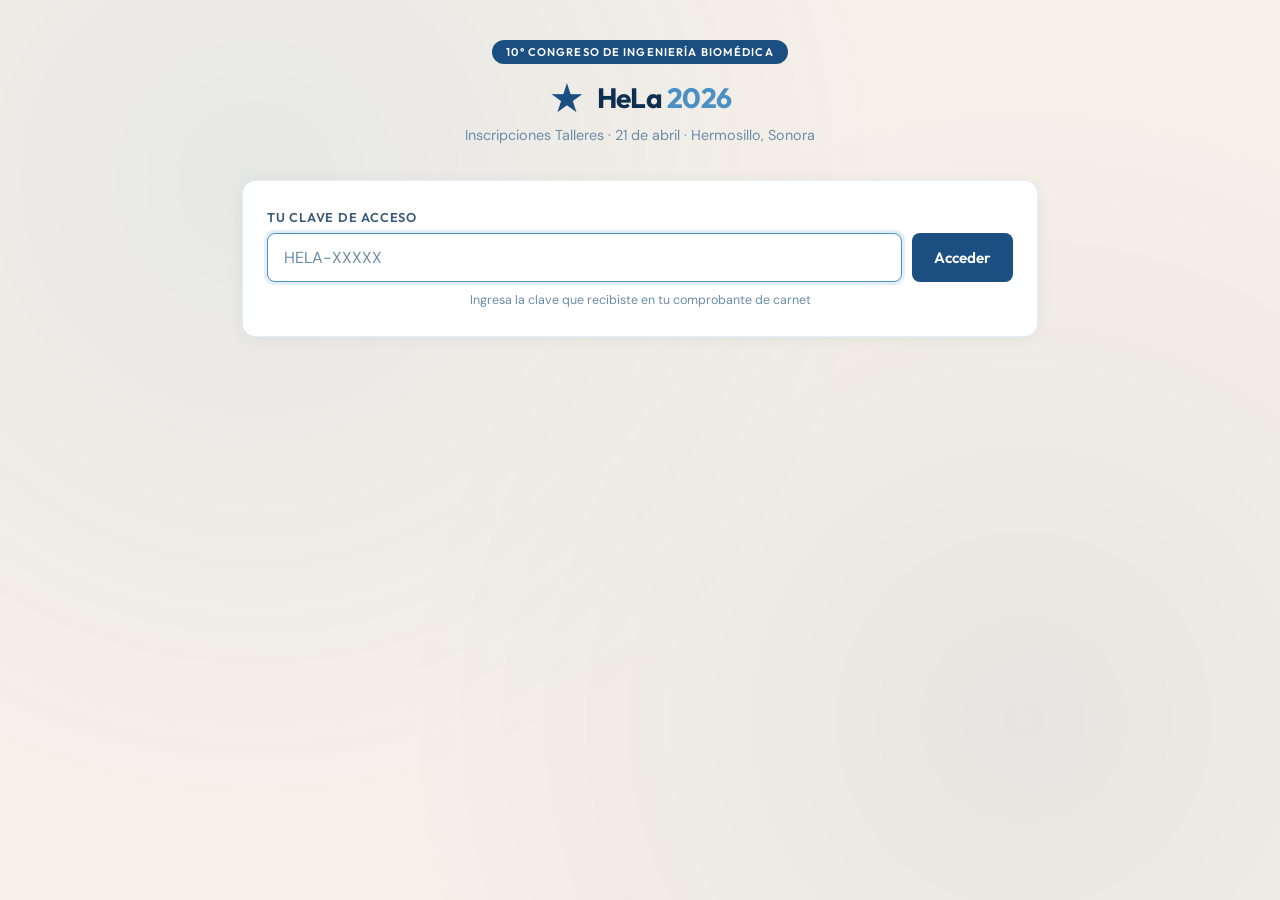
<file: index.html>
<!DOCTYPE html>
<html lang="es">
<head>
<meta charset="UTF-8">
<meta name="viewport" content="width=device-width, initial-scale=1.0">
<title>Talleres — Congreso HeLa 2026</title>
<link rel="preconnect" href="https://fonts.googleapis.com">
<link href="https://fonts.googleapis.com/css2?family=Outfit:wght@400;500;600;700&family=DM+Sans:wght@400;500&display=swap" rel="stylesheet">
<style>
*,*::before,*::after{box-sizing:border-box;margin:0;padding:0}
:root{
  --cream:#F5F0E8;--cream-dark:#EDE7D9;--blue-light:#C8DCF0;
  --blue-mid:#4A90C4;--blue-strong:#1B4F82;--blue-deep:#0F2F50;
  --green-soft:#C8E6C9;--green-mid:#4CAF50;
  --text-dark:#0F2F50;--text-mid:#3A5A78;--text-muted:#6B8DAA;
  --error:#C0392B;--error-bg:#FDEDEC;--radius:14px;--radius-sm:8px;
}
body{font-family:'DM Sans',sans-serif;background:var(--cream);color:var(--text-dark);min-height:100vh;}
body::before{content:'';position:fixed;inset:0;background-image:radial-gradient(circle at 20% 20%,rgba(74,144,196,.08) 0%,transparent 50%),radial-gradient(circle at 80% 80%,rgba(27,79,130,.06) 0%,transparent 50%);pointer-events:none;z-index:0;}
.container{max-width:660px;margin:0 auto;padding:28px 16px 48px;position:relative;z-index:1;}
@media(min-width:768px){.container{max-width:860px;padding:40px 32px 64px}}
.header{text-align:center;margin-bottom:36px;animation:slideDown .5s ease both}
.header-badge{display:inline-block;background:var(--blue-strong);color:white;font-family:'Outfit',sans-serif;font-size:.7rem;font-weight:600;letter-spacing:.1em;text-transform:uppercase;padding:5px 14px;border-radius:99px;margin-bottom:14px;}
.header-logo{display:flex;align-items:center;justify-content:center;margin-bottom:8px;}
.header h1{font-family:'Outfit',sans-serif;font-size:1.75rem;font-weight:700;color:var(--blue-deep);letter-spacing:-.02em;line-height:1.2;}
.header h1 span{color:var(--blue-mid)}
.header p{color:var(--text-muted);font-size:.9rem;margin-top:6px}
.card{background:white;border-radius:var(--radius);border:1px solid rgba(74,144,196,.15);padding:28px 24px;box-shadow:0 2px 16px rgba(15,47,80,.06);animation:fadeUp .4s ease both;}
.screen{display:none}.screen.active{display:block}
@keyframes fadeUp{from{opacity:0;transform:translateY(16px)}to{opacity:1;transform:translateY(0)}}
@keyframes slideDown{from{opacity:0;transform:translateY(-12px)}to{opacity:1;transform:translateY(0)}}
@keyframes spin{to{transform:rotate(360deg)}}
@keyframes popIn{from{opacity:0;transform:scale(.4)}to{opacity:1;transform:scale(1)}}
.field-label{font-family:'Outfit',sans-serif;font-size:.8rem;font-weight:600;letter-spacing:.06em;text-transform:uppercase;color:var(--text-mid);display:block;margin-bottom:8px;}
.input-wrap{display:flex;gap:10px;margin-bottom:4px}
.clave-input{flex:1;padding:13px 16px;border:1.5px solid var(--blue-light);border-radius:var(--radius-sm);font-family:'DM Sans',sans-serif;font-size:1rem;color:var(--text-dark);background:var(--cream);outline:none;transition:border-color .2s,box-shadow .2s;letter-spacing:.05em;}
.clave-input:focus{border-color:var(--blue-mid);box-shadow:0 0 0 3px rgba(74,144,196,.15);background:white;}
.clave-input::placeholder{color:var(--text-muted);letter-spacing:normal}
.btn{padding:13px 22px;border:none;border-radius:var(--radius-sm);font-family:'Outfit',sans-serif;font-size:.95rem;font-weight:600;cursor:pointer;transition:all .2s;display:inline-flex;align-items:center;justify-content:center;gap:8px;white-space:nowrap;}
.btn-primary{background:var(--blue-strong);color:white}
.btn-primary:hover{background:var(--blue-deep);transform:translateY(-1px);box-shadow:0 4px 12px rgba(27,79,130,.25)}
.btn-outline{background:transparent;border:1.5px solid var(--blue-light);color:var(--text-mid)}
.btn-outline:hover{background:var(--cream);border-color:var(--blue-mid)}
.btn-success{background:var(--green-mid);color:white}
.btn-success:hover{background:#43A047;transform:translateY(-1px);box-shadow:0 4px 12px rgba(76,175,80,.3)}
.btn-disabled{background:var(--cream-dark);color:var(--text-muted);cursor:not-allowed;border:1.5px dashed #ccc}
.spinner{width:18px;height:18px;border:2.5px solid rgba(255,255,255,.35);border-top-color:white;border-radius:50%;animation:spin .6s linear infinite;display:inline-block;flex-shrink:0;}
.spinner-blue{border-color:rgba(74,144,196,.2);border-top-color:var(--blue-mid)}
.loading-center{display:flex;flex-direction:column;align-items:center;gap:12px;padding:32px 0;}
.loading-center p{color:var(--text-muted);font-size:.9rem}
.alert{border-radius:var(--radius-sm);padding:14px 16px;margin-top:14px;font-size:.9rem;display:none}
.alert-error{background:var(--error-bg);border:1px solid #F5B7B1;color:var(--error)}
.alert-error p{font-weight:500;margin-bottom:10px}
.alert-success{background:#EBF5FB;border:1px solid var(--blue-light);color:var(--blue-strong);text-align:center}
.alert-success .check-icon{font-size:1.6rem;margin-bottom:6px}
.alert-success strong{display:block;margin-top:4px}
.greeting{font-family:'Outfit',sans-serif;font-size:1.25rem;font-weight:700;color:var(--blue-deep);margin-bottom:6px;}
.greeting-sub{font-size:.88rem;color:var(--text-muted);margin-bottom:22px}
.grid{display:grid;grid-template-columns:1fr 1fr;gap:12px}
@media(min-width:600px){.grid{grid-template-columns:repeat(3,1fr);gap:14px}}
.taller-card{background:var(--cream);border:1.5px solid var(--blue-light);border-radius:var(--radius);padding:16px;display:flex;flex-direction:column;gap:10px;transition:box-shadow .2s,transform .2s,border-color .2s;}
.taller-card:hover{box-shadow:0 4px 16px rgba(15,47,80,.1);transform:translateY(-2px);border-color:var(--blue-mid);}
.taller-card.lleno{opacity:.6;background:white;border-style:dashed}
.taller-card.lleno:hover{transform:none;box-shadow:none}
.taller-name{font-family:'Outfit',sans-serif;font-weight:600;font-size:.9rem;color:var(--blue-deep);line-height:1.3}
.taller-slots{font-size:.78rem;color:var(--text-muted)}.taller-slots strong{color:var(--text-mid)}
.progress-track{height:5px;background:var(--blue-light);border-radius:3px;overflow:hidden}
.progress-bar{height:100%;background:var(--blue-mid);border-radius:3px;transition:width .5s ease}
.progress-bar.casi-lleno{background:#E67E22}.progress-bar.lleno-bar{background:#C0392B}
.taller-card .btn{padding:9px 12px;font-size:.82rem;margin-top:auto}
.modal-overlay{position:fixed;inset:0;background:rgba(15,47,80,.45);display:none;align-items:center;justify-content:center;z-index:100;padding:16px;}
.modal-overlay.active{display:flex}
.modal{background:white;border-radius:var(--radius);padding:28px 24px;max-width:400px;width:100%;box-shadow:0 20px 60px rgba(15,47,80,.2);animation:fadeUp .25s ease;text-align:center;}
.modal-icon{font-size:2.2rem;margin-bottom:10px}
.modal h3{font-family:'Outfit',sans-serif;font-size:1.1rem;font-weight:700;color:var(--blue-deep);margin-bottom:8px}
.modal p{color:var(--text-muted);font-size:.9rem;margin-bottom:22px;line-height:1.5}
.modal p strong{color:var(--blue-strong)}
.modal-actions{display:flex;gap:10px}.modal-actions .btn{flex:1}
.success-screen{text-align:center;padding:32px 0 16px}
.success-anim{width:72px;height:72px;background:var(--green-soft);border-radius:50%;display:flex;align-items:center;justify-content:center;margin:0 auto 20px;font-size:2rem;animation:popIn .5s cubic-bezier(.34,1.56,.64,1) both;}
.success-screen h2{font-family:'Outfit',sans-serif;font-size:1.4rem;font-weight:700;color:var(--blue-deep);margin-bottom:8px}
.success-taller{display:inline-block;background:var(--blue-light);color:var(--blue-strong);font-family:'Outfit',sans-serif;font-weight:700;font-size:1rem;padding:8px 20px;border-radius:99px;margin-bottom:14px;}
.success-msg{color:var(--text-muted);font-size:.9rem;line-height:1.6}
.hint{font-size:.78rem;color:var(--text-muted);text-align:center;margin-top:10px}
</style>
</head>
<body>
<div class="container">

  <div class="header">
    <div class="header-badge">10° Congreso de Ingeniería Biomédica</div>
    <div class="header-logo">
      <span style="color:#1B4F82;font-size:2.5rem;margin-right:12px;line-height:1;">★</span>
      <h1 style="margin:0;">HeLa <span>2026</span></h1>
    </div>
    <p>Inscripciones Talleres &middot; 21 de abril &middot; Hermosillo, Sonora</p>
  </div>

  <!-- Pantalla 1: Ingresar clave -->
  <div id="screen-clave" class="screen active">
    <div class="card">
      <label class="field-label" for="input-clave">Tu clave de acceso</label>
      <div class="input-wrap">
        <input type="text" id="input-clave" class="clave-input" placeholder="HELA-XXXXX"
          autocomplete="off" autocapitalize="characters" spellcheck="false" autofocus>
        <button class="btn btn-primary" id="btn-acceder">Acceder</button>
      </div>
      <p class="hint">Ingresa la clave que recibiste en tu comprobante de carnet</p>
      <div id="loading-clave" class="loading-center" style="display:none">
        <div class="spinner spinner-blue"></div>
        <p>Verificando clave…</p>
      </div>
      <div id="error-clave" class="alert alert-error">
        <p>Clave no encontrada. Verifica que la hayas escrito correctamente.</p>
        <button class="btn btn-outline" onclick="reintentar()">Intentar de nuevo</button>
      </div>
      <div id="ya-inscrito" class="alert alert-success">
        <div class="check-icon">&#9989;</div>
        <p>Ya tienes lugar reservado en:</p>
        <strong id="taller-ya" style="font-family:'Outfit',sans-serif;font-size:1rem;color:var(--blue-strong)"></strong>
        <p style="margin-top:8px;font-size:.82rem;color:var(--text-muted)">¿Dudas? congresohela@gmail.com</p>
      </div>
    </div>
  </div>

  <!-- Pantalla 2: Seleccionar taller -->
  <div id="screen-talleres" class="screen">
    <div class="card" style="margin-bottom:16px">
      <p class="greeting" id="saludo"></p>
      <p class="greeting-sub">Selecciona el taller de tu preferencia. Una vez confirmado no podrás cambiarlo.</p>
    </div>
    <div id="loading-talleres" class="loading-center">
      <div class="spinner spinner-blue"></div>
      <p>Cargando talleres disponibles…</p>
    </div>
    <div class="grid" id="grid-talleres"></div>
  </div>

  <!-- Pantalla 3: Éxito -->
  <div id="screen-exito" class="screen">
    <div class="card">
      <div class="success-screen">
        <div class="success-anim">&#10003;</div>
        <h2>¡Inscripción exitosa!</h2>
        <div class="success-taller" id="exito-taller"></div>
        <p class="success-msg">
          Tu lugar ha sido reservado.<br>
          Recibirás más detalles sobre el taller durante el congreso.<br><br>
          <span style="font-size:.82rem">¿Dudas? <a href="mailto:congresohela@gmail.com" style="color:var(--blue-mid)">congresohela@gmail.com</a></span>
        </p>
      </div>
    </div>
  </div>

</div>

<!-- Modal de confirmación -->
<div class="modal-overlay" id="modal">
  <div class="modal">
    <div class="modal-icon">&#128278;</div>
    <h3>Confirmar inscripción</h3>
    <p>¿Confirmas tu lugar en<br><strong id="modal-taller"></strong>?<br>
    <span style="font-size:.82rem;margin-top:4px;display:block">Esta acción no se puede deshacer.</span></p>
    <div class="modal-actions">
      <button class="btn btn-outline" onclick="cerrarModal()">Cancelar</button>
      <button class="btn btn-success" id="btn-confirmar" onclick="confirmarInscripcion()">Sí, confirmar</button>
    </div>
  </div>
</div>

<script>
/* ============================================================
   HeLa 2026 — API Client
   ============================================================
   Apps Script Web App hace una redirección 302 antes de
   responder. fetch() con redirect:'follow' la maneja bien.
   NO agregues headers personalizados (causan preflight OPTIONS
   que Apps Script no responde, bloqueando la petición).
   ============================================================ */
var APPS_SCRIPT_URL = 'https://script.google.com/macros/s/AKfycbz4X1KTxW9GkHouJarmQme3JMwuNJc4SBtS1um8oSlKPic53-gi864JPfQRrU1-hVMXog/exec';

async function apiCall(params) {
  var url = new URL(APPS_SCRIPT_URL);
  Object.entries(params).forEach(function(e) { url.searchParams.set(e[0], e[1]); });

  var resp = await fetch(url.toString(), {
    method: 'GET',
    redirect: 'follow'
    // ⚠️ No pongas headers aquí — rompe el CORS con Apps Script
  });

  if (!resp.ok) throw new Error('HTTP ' + resp.status);

  var text = await resp.text();
  try {
    return JSON.parse(text);
  } catch(e) {
    console.error('Respuesta no JSON:', text.slice(0, 300));
    throw new Error('Respuesta inesperada del servidor');
  }
}

function api_verificarClave(clave, modo) {
  return apiCall({ accion: 'verificar', clave: clave, modo: modo });
}
function api_obtenerCupos(modo) {
  return apiCall({ accion: 'cupos', modo: modo });
}
function api_inscribir(clave, taller, nombre, telefono, modo) {
  return apiCall({ accion: 'inscribir', clave: clave, taller: taller, nombre: nombre, telefono: telefono, modo: modo });
}

/* ============================================================
   HeLa 2026 — UI Logic
   ============================================================ */
var claveActual        = '';
var nombreActual       = '';
var telefonoActual     = '';
var tallerSeleccionado = '';
window.__modo          = 'talleres';

function showScreen(id) {
  document.querySelectorAll('.screen').forEach(function(s) { s.classList.remove('active'); });
  document.getElementById(id).classList.add('active');
}

function setLoading(loading) {
  document.getElementById('btn-acceder').style.display = loading ? 'none' : '';
  document.getElementById('input-clave').disabled = loading;
  document.getElementById('loading-clave').style.display = loading ? 'flex' : 'none';
}

async function verificarClave() {
  var clave = document.getElementById('input-clave').value.trim().toUpperCase();
  if (!clave) { document.getElementById('input-clave').focus(); return; }

  claveActual = clave;
  document.getElementById('error-clave').style.display = 'none';
  document.getElementById('ya-inscrito').style.display  = 'none';
  setLoading(true);

  try {
    var data = await api_verificarClave(clave, window.__modo);
    setLoading(false);

    if (!data || data.msg === 'clave_invalida' || data.error) {
      document.getElementById('error-clave').style.display = 'block';
    } else if (data.msg === 'ya_inscrito') {
      document.getElementById('taller-ya').textContent = data.taller || '';
      document.getElementById('ya-inscrito').style.display = 'block';
    } else if (data.ok) {
      nombreActual   = data.nombre   || '';
      telefonoActual = data.telefono || '';
      document.getElementById('saludo').textContent = '¡Hola, ' + nombreActual + '!';
      showScreen('screen-talleres');
      cargarOpciones();
    }
  } catch (err) {
    setLoading(false);
    document.getElementById('error-clave').style.display = 'block';
    console.error('verificarClave error:', err);
  }
}

function reintentar() {
  document.getElementById('error-clave').style.display = 'none';
  document.getElementById('ya-inscrito').style.display  = 'none';
  setLoading(false);
  var input = document.getElementById('input-clave');
  input.value = '';
  input.focus();
}

async function cargarOpciones() {
  var grid    = document.getElementById('grid-talleres');
  var loading = document.getElementById('loading-talleres');
  grid.innerHTML = '';
  loading.style.display = 'flex';

  try {
    var opciones = await api_obtenerCupos(window.__modo);
    loading.style.display = 'none';

    if (!opciones || !opciones.length) {
      grid.innerHTML = '<p style="color:var(--text-muted);font-size:.9rem">No hay opciones disponibles.</p>';
      return;
    }

    opciones.forEach(function(t, i) {
      var libres   = typeof t.libres !== 'undefined' ? t.libres : (t.cupo - t.ocupados);
      var total    = t.cupo    || 0;
      var ocupados = t.ocupados || 0;
      var pct      = total > 0 ? Math.round((ocupados / total) * 100) : 100;
      var hayCupo  = libres > 0;
      var barClass = 'progress-bar' + (pct >= 100 ? ' lleno-bar' : pct >= 70 ? ' casi-lleno' : '');

      var card = document.createElement('div');
      card.className = 'taller-card' + (hayCupo ? '' : ' lleno');
      card.style.animation = 'fadeUp .4s ease ' + (i * 0.05) + 's both';
      card.innerHTML =
        '<div class="taller-name">'  + escapeHtml(t.nombre) + '</div>' +
        '<div class="taller-slots"><strong>' + libres + '</strong> de ' + total + ' lugares</div>' +
        '<div class="progress-track"><div class="' + barClass + '" style="width:' + pct + '%"></div></div>' +
        (hayCupo
          ? '<button class="btn btn-success" onclick="abrirModal(\'' + escapeSingle(t.nombre) + '\')">Seleccionar</button>'
          : '<button class="btn btn-disabled" disabled>Sin cupo</button>');

      grid.appendChild(card);
    });

  } catch (err) {
    loading.innerHTML = '<p style="color:var(--error);font-size:.9rem">Error al cargar. Recarga la página.</p>';
    console.error('cargarOpciones error:', err);
  }
}

function abrirModal(nombre) {
  tallerSeleccionado = nombre;
  document.getElementById('modal-taller').textContent = nombre;
  document.getElementById('modal').classList.add('active');
}

function cerrarModal() {
  document.getElementById('modal').classList.remove('active');
}

async function confirmarInscripcion() {
  var btn = document.getElementById('btn-confirmar');
  btn.disabled = true;
  btn.innerHTML = '<div class="spinner"></div> Registrando…';

  try {
    var data = await api_inscribir(
      claveActual, tallerSeleccionado, nombreActual, telefonoActual, window.__modo
    );
    cerrarModal();
    btn.disabled = false;
    btn.innerHTML = 'Sí, confirmar';

    if (data.msg === 'sin_cupo') {
      alert('Este espacio ya no tiene cupo. Por favor elige otro.');
      cargarOpciones();
    } else if (data.msg === 'ya_inscrito' || !data.ok) {
      alert('Hubo un problema al registrarte. Intenta de nuevo.');
    } else {
      document.getElementById('exito-taller').textContent = tallerSeleccionado;
      showScreen('screen-exito');
    }
  } catch (err) {
    cerrarModal();
    btn.disabled = false;
    btn.innerHTML = 'Sí, confirmar';
    alert('Error de conexión. Intenta de nuevo.');
    console.error('confirmarInscripcion error:', err);
  }
}

function escapeHtml(str) {
  return String(str)
    .replace(/&/g,'&amp;').replace(/</g,'&lt;')
    .replace(/>/g,'&gt;').replace(/"/g,'&quot;');
}
function escapeSingle(str) {
  return String(str).replace(/\\/g,'\\\\').replace(/'/g,"\\'");
}

document.getElementById('btn-acceder').addEventListener('click', verificarClave);
document.getElementById('input-clave').addEventListener('keydown', function(e) {
  if (e.key === 'Enter') verificarClave();
});
</script>
</body>
</html>
</file>
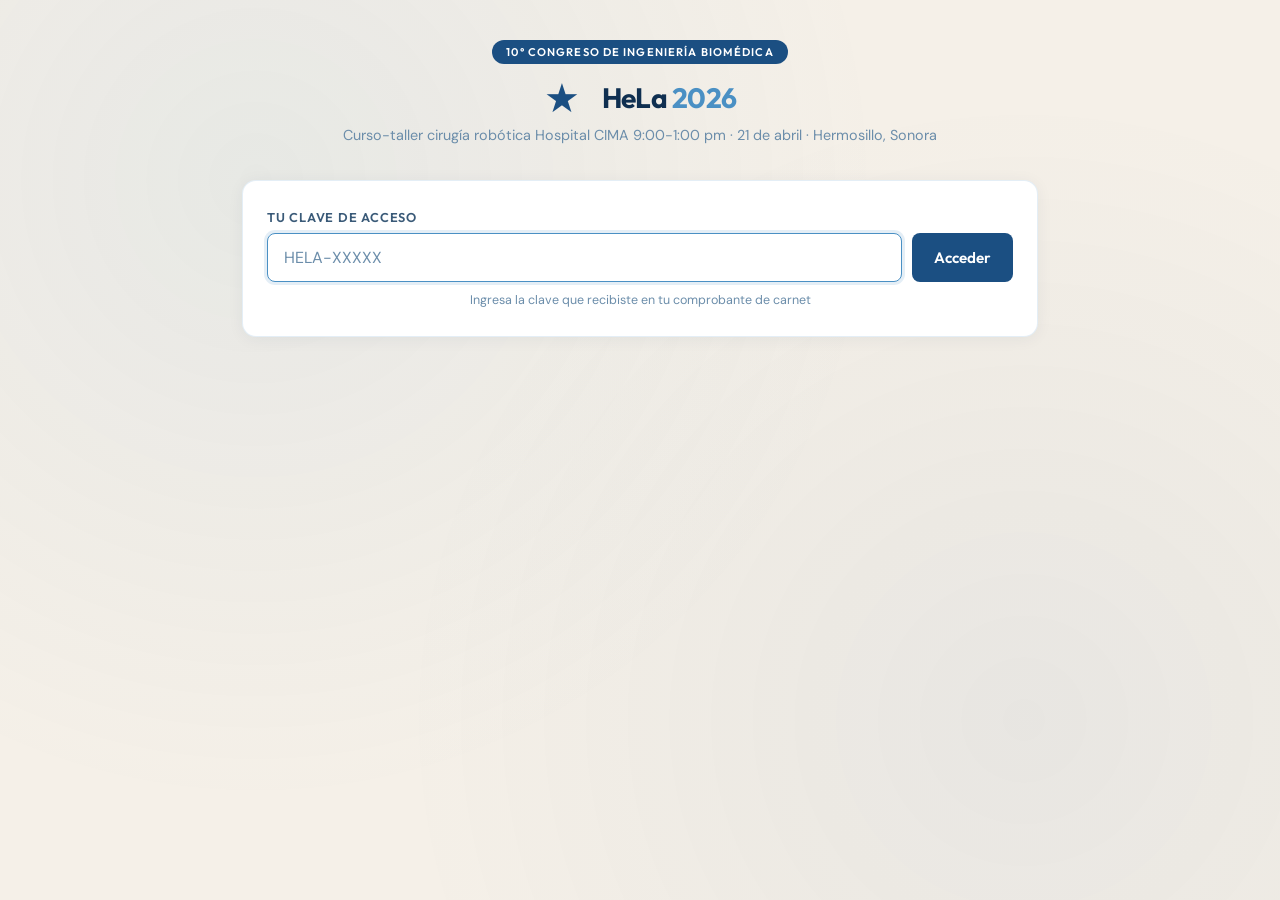
<file: indextallerespecial.html>
<!DOCTYPE html>
<html lang="es">
<head>
<meta charset="UTF-8">
<meta name="viewport" content="width=device-width, initial-scale=1.0">
<title>Formulario taller adicional — Congreso HeLa 2026</title>
<link rel="preconnect" href="https://fonts.googleapis.com">
<link href="https://fonts.googleapis.com/css2?family=Outfit:wght@400;500;600;700&family=DM+Sans:wght@400;500&display=swap" rel="stylesheet">
<style>
*,*::before,*::after{box-sizing:border-box;margin:0;padding:0}
:root{
  --cream:#F5F0E8;--cream-dark:#EDE7D9;--blue-light:#C8DCF0;
  --blue-mid:#4A90C4;--blue-strong:#1B4F82;--blue-deep:#0F2F50;
  --green-soft:#C8E6C9;--green-mid:#4CAF50;
  --text-dark:#0F2F50;--text-mid:#3A5A78;--text-muted:#6B8DAA;
  --error:#C0392B;--error-bg:#FDEDEC;--radius:14px;--radius-sm:8px;
}
body{font-family:'DM Sans',sans-serif;background:var(--cream);color:var(--text-dark);min-height:100vh;}
body::before{content:'';position:fixed;inset:0;background-image:radial-gradient(circle at 20% 20%,rgba(74,144,196,.08) 0%,transparent 50%),radial-gradient(circle at 80% 80%,rgba(27,79,130,.06) 0%,transparent 50%);pointer-events:none;z-index:0;}
.container{max-width:660px;margin:0 auto;padding:28px 16px 48px;position:relative;z-index:1;}
@media(min-width:768px){.container{max-width:860px;padding:40px 32px 64px}}
.header{text-align:center;margin-bottom:36px;animation:slideDown .5s ease both}
.header-badge{display:inline-block;background:var(--blue-strong);color:white;font-family:'Outfit',sans-serif;font-size:.7rem;font-weight:600;letter-spacing:.1em;text-transform:uppercase;padding:5px 14px;border-radius:99px;margin-bottom:14px;}
.header-logo{display:flex;align-items:center;justify-content:center;gap:10px;margin-bottom:8px}
.header h1{font-family:'Outfit',sans-serif;font-size:1.75rem;font-weight:700;color:var(--blue-deep);letter-spacing:-.02em;line-height:1.2;}
.header h1 span{color:var(--blue-mid)}
.header p{color:var(--text-muted);font-size:.9rem;margin-top:6px}
.card{background:white;border-radius:var(--radius);border:1px solid rgba(74,144,196,.15);padding:28px 24px;box-shadow:0 2px 16px rgba(15,47,80,.06);animation:fadeUp .4s ease both;}
.screen{display:none}.screen.active{display:block}
@keyframes fadeUp{from{opacity:0;transform:translateY(16px)}to{opacity:1;transform:translateY(0)}}
@keyframes slideDown{from{opacity:0;transform:translateY(-12px)}to{opacity:1;transform:translateY(0)}}
@keyframes spin{to{transform:rotate(360deg)}}
@keyframes popIn{from{opacity:0;transform:scale(.4)}to{opacity:1;transform:scale(1)}}
.field-label{font-family:'Outfit',sans-serif;font-size:.8rem;font-weight:600;letter-spacing:.06em;text-transform:uppercase;color:var(--text-mid);display:block;margin-bottom:8px;}
.input-wrap{display:flex;gap:10px;margin-bottom:4px}
.clave-input{flex:1;padding:13px 16px;border:1.5px solid var(--blue-light);border-radius:var(--radius-sm);font-family:'DM Sans',sans-serif;font-size:1rem;color:var(--text-dark);background:var(--cream);outline:none;transition:border-color .2s,box-shadow .2s;letter-spacing:.05em;}
.clave-input:focus{border-color:var(--blue-mid);box-shadow:0 0 0 3px rgba(74,144,196,.15);background:white;}
.clave-input::placeholder{color:var(--text-muted);letter-spacing:normal}
.btn{padding:13px 22px;border:none;border-radius:var(--radius-sm);font-family:'Outfit',sans-serif;font-size:.95rem;font-weight:600;cursor:pointer;transition:all .2s;display:inline-flex;align-items:center;justify-content:center;gap:8px;white-space:nowrap;}
.btn-primary{background:var(--blue-strong);color:white}
.btn-primary:hover{background:var(--blue-deep);transform:translateY(-1px);box-shadow:0 4px 12px rgba(27,79,130,.25)}
.btn-outline{background:transparent;border:1.5px solid var(--blue-light);color:var(--text-mid)}
.btn-outline:hover{background:var(--cream);border-color:var(--blue-mid)}
.btn-success{background:var(--green-mid);color:white}
.btn-success:hover{background:#43A047;transform:translateY(-1px);box-shadow:0 4px 12px rgba(76,175,80,.3)}
.btn-disabled{background:var(--cream-dark);color:var(--text-muted);cursor:not-allowed;border:1.5px dashed #ccc}
.spinner{width:18px;height:18px;border:2.5px solid rgba(255,255,255,.35);border-top-color:white;border-radius:50%;animation:spin .6s linear infinite;display:inline-block;flex-shrink:0;}
.spinner-blue{border-color:rgba(74,144,196,.2);border-top-color:var(--blue-mid)}
.loading-center{display:flex;flex-direction:column;align-items:center;gap:12px;padding:32px 0;}
.loading-center p{color:var(--text-muted);font-size:.9rem}
.alert{border-radius:var(--radius-sm);padding:14px 16px;margin-top:14px;font-size:.9rem;display:none}
.alert-error{background:var(--error-bg);border:1px solid #F5B7B1;color:var(--error)}
.alert-error p{font-weight:500;margin-bottom:10px}
.alert-success{background:#EBF5FB;border:1px solid var(--blue-light);color:var(--blue-strong);text-align:center}
.alert-success .check-icon{font-size:1.6rem;margin-bottom:6px}
.alert-success strong{display:block;margin-top:4px}
.greeting{font-family:'Outfit',sans-serif;font-size:1.25rem;font-weight:700;color:var(--blue-deep);margin-bottom:6px;}
.greeting-sub{font-size:.88rem;color:var(--text-muted);margin-bottom:22px}
.grid{display:grid;grid-template-columns:1fr 1fr;gap:12px}
@media(min-width:600px){.grid{grid-template-columns:repeat(3,1fr);gap:14px}}
.taller-card{background:var(--cream);border:1.5px solid var(--blue-light);border-radius:var(--radius);padding:16px;display:flex;flex-direction:column;gap:10px;transition:box-shadow .2s,transform .2s,border-color .2s;}
.taller-card:hover{box-shadow:0 4px 16px rgba(15,47,80,.1);transform:translateY(-2px);border-color:var(--blue-mid);}
.taller-card.lleno{opacity:.6;background:white;border-style:dashed}
.taller-card.lleno:hover{transform:none;box-shadow:none}
.taller-name{font-family:'Outfit',sans-serif;font-weight:600;font-size:.9rem;color:var(--blue-deep);line-height:1.3}
.taller-slots{font-size:.78rem;color:var(--text-muted)}.taller-slots strong{color:var(--text-mid)}
.progress-track{height:5px;background:var(--blue-light);border-radius:3px;overflow:hidden}
.progress-bar{height:100%;background:var(--blue-mid);border-radius:3px;transition:width .5s ease}
.progress-bar.casi-lleno{background:#E67E22}.progress-bar.lleno-bar{background:#C0392B}
.taller-card .btn{padding:9px 12px;font-size:.82rem;margin-top:auto}
.modal-overlay{position:fixed;inset:0;background:rgba(15,47,80,.45);display:none;align-items:center;justify-content:center;z-index:100;padding:16px;}
.modal-overlay.active{display:flex}
.modal{background:white;border-radius:var(--radius);padding:28px 24px;max-width:400px;width:100%;box-shadow:0 20px 60px rgba(15,47,80,.2);animation:fadeUp .25s ease;text-align:center;}
.modal-icon{font-size:2.2rem;margin-bottom:10px}
.modal h3{font-family:'Outfit',sans-serif;font-size:1.1rem;font-weight:700;color:var(--blue-deep);margin-bottom:8px}
.modal p{color:var(--text-muted);font-size:.9rem;margin-bottom:22px;line-height:1.5}
.modal p strong{color:var(--blue-strong)}
.modal-actions{display:flex;gap:10px}.modal-actions .btn{flex:1}
.success-screen{text-align:center;padding:32px 0 16px}
.success-anim{width:72px;height:72px;background:var(--green-soft);border-radius:50%;display:flex;align-items:center;justify-content:center;margin:0 auto 20px;font-size:2rem;animation:popIn .5s cubic-bezier(.34,1.56,.64,1) both;}
.success-screen h2{font-family:'Outfit',sans-serif;font-size:1.4rem;font-weight:700;color:var(--blue-deep);margin-bottom:8px}
.success-taller{display:inline-block;background:var(--blue-light);color:var(--blue-strong);font-family:'Outfit',sans-serif;font-weight:700;font-size:1rem;padding:8px 20px;border-radius:99px;margin-bottom:14px;}
.success-msg{color:var(--text-muted);font-size:.9rem;line-height:1.6}
.hint{font-size:.78rem;color:var(--text-muted);text-align:center;margin-top:10px}
</style>
</head>
<body>
<div class="container">

  <div class="header">
    <div class="header-badge">10° Congreso de Ingeniería Biomédica</div>
    <div class="header-logo" style="display:flex;align-items:center;justify-content:center;">
      <span style="color:#1B4F82;font-size:2.5rem;margin-right:12px;line-height:1;">★</span>
      <h1 style="margin:0;">HeLa <span style="color:#4A90C4;">2026</span></h1>
    </div>
    <p>Curso-taller cirugía robótica Hospital CIMA 9:00-1:00 pm &middot; 21 de abril &middot; Hermosillo, Sonora</p>
  </div>

  <div id="screen-clave" class="screen active">
    <div class="card">
      <label class="field-label" for="input-clave">Tu clave de acceso</label>
      <div class="input-wrap">
        <input type="text" id="input-clave" class="clave-input" placeholder="HELA-XXXXX"
          autocomplete="off" autocapitalize="characters" spellcheck="false" autofocus>
        <button class="btn btn-primary" id="btn-acceder">Acceder</button>
      </div>
      <p class="hint">Ingresa la clave que recibiste en tu comprobante de carnet</p>
      <div id="loading-clave" class="loading-center" style="display:none">
        <div class="spinner spinner-blue"></div>
        <p>Verificando clave…</p>
      </div>
      <div id="error-clave" class="alert alert-error">
        <p>Clave no encontrada. Verifica que la hayas escrito correctamente.</p>
        <button class="btn btn-outline" onclick="reintentar()">Intentar de nuevo</button>
      </div>
      <div id="ya-inscrito" class="alert alert-success">
        <div class="check-icon">&#9989;</div>
        <p>Ya tienes lugar reservado en:</p>
        <strong id="taller-ya" style="font-family:'Outfit',sans-serif;font-size:1rem;color:var(--blue-strong)"></strong>
        <p style="margin-top:8px;font-size:.82rem;color:var(--text-muted)">¿Dudas? congresohela@gmail.com</p>
      </div>
    </div>
  </div>

  <div id="screen-talleres" class="screen">
    <div class="card" style="margin-bottom:16px">
      <p class="greeting" id="saludo"></p>
      <p class="greeting-sub">Este es un taller práctico, en el que se nos enseña cómo se maneja la innovadora máquina Da Vinci en el Hospital CIMA que es utilizada para cirugías un poco más complejas.</p>
    </div>
    <div id="loading-talleres" class="loading-center">
      <div class="spinner spinner-blue"></div>
      <p>Cargando talleres disponibles…</p>
    </div>
    <div class="grid" id="grid-talleres"></div>
  </div>

  <div id="screen-exito" class="screen">
    <div class="card">
      <div class="success-screen">
        <div class="success-anim">&#10003;</div>
        <h2>¡Inscripción exitosa!</h2>
        <div class="success-taller" id="exito-taller"></div>
        <p class="success-msg">
          Tu lugar ha sido reservado.<br>
          Recibirás más detalles sobre el taller durante el congreso.<br><br>
          <span style="font-size:.82rem">¿Dudas? <a href="mailto:congresohela@gmail.com" style="color:var(--blue-mid)">congresohela@gmail.com</a></span>
        </p>
      </div>
    </div>
  </div>

</div>

<div class="modal-overlay" id="modal">
  <div class="modal">
    <div class="modal-icon">&#128278;</div>
    <h3>Confirmar inscripción</h3>
    <p>¿Confirmas tu lugar en<br><strong id="modal-taller"></strong>?<br>
    <span style="font-size:.82rem;margin-top:4px;display:block">Esta acción no se puede deshacer.</span></p>
    <div class="modal-actions">
      <button class="btn btn-outline" onclick="cerrarModal()">Cancelar</button>
      <button class="btn btn-success" id="btn-confirmar" onclick="confirmarInscripcion()">Sí, confirmar</button>
    </div>
  </div>
</div>

<script>
// ============================================================
// URL de tu implementación de Apps Script
// Si vuelves a crear una nueva implementación, actualiza esta línea
// ============================================================
var APPS_SCRIPT_URL = 'https://script.google.com/macros/s/AKfycbz4X1KTxW9GkHouJarmQme3JMwuNJc4SBtS1um8oSlKPic53-gi864JPfQRrU1-hVMXog/exec';

async function apiCall(params) {
  var url = new URL(APPS_SCRIPT_URL);
  Object.entries(params).forEach(function(e) { url.searchParams.set(e[0], e[1]); });
  var resp = await fetch(url.toString(), { method: 'GET', redirect: 'follow' });
  if (!resp.ok) throw new Error('HTTP ' + resp.status);
  var text = await resp.text();
  try {
    return JSON.parse(text);
  } catch(e) {
    console.error('Respuesta no JSON:', text.slice(0, 300));
    throw new Error('Respuesta inesperada del servidor');
  }
}

var claveActual = '';
var nombreActual = '';
var telefonoActual = '';
var tallerSeleccionado = '';

function escapeHtml(str) {
  return String(str).replace(/&/g,'&amp;').replace(/</g,'&lt;').replace(/>/g,'&gt;').replace(/"/g,'&quot;');
}
function escapeSingle(str) {
  return String(str).replace(/\\/g,'\\\\').replace(/'/g,"\\'");
}

function showScreen(id) {
  document.querySelectorAll('.screen').forEach(function(s) { s.classList.remove('active'); });
  document.getElementById(id).classList.add('active');
}

function setLoading(loading) {
  document.getElementById('btn-acceder').style.display = loading ? 'none' : '';
  document.getElementById('input-clave').disabled = loading;
  document.getElementById('loading-clave').style.display = loading ? 'flex' : 'none';
}

async function verificarClave() {
  var clave = document.getElementById('input-clave').value.trim().toUpperCase();
  if (!clave) { document.getElementById('input-clave').focus(); return; }
  claveActual = clave;
  document.getElementById('error-clave').style.display = 'none';
  document.getElementById('ya-inscrito').style.display = 'none';
  setLoading(true);
  try {
    var data = await apiCall({ accion: 'verificar', clave: clave, modo: 'especial' });
    setLoading(false);
    if (!data || data.msg === 'clave_invalida' || data.error) {
      document.getElementById('error-clave').style.display = 'block';
    } else if (data.msg === 'ya_inscrito') {
      document.getElementById('taller-ya').textContent = data.taller || '';
      document.getElementById('ya-inscrito').style.display = 'block';
    } else if (data.ok) {
      nombreActual = data.nombre || '';
      telefonoActual = data.telefono || '';
      document.getElementById('saludo').textContent = '¡Hola, ' + nombreActual + '!';
      showScreen('screen-talleres');
      cargarTalleres();
    }
  } catch(err) {
    setLoading(false);
    document.getElementById('error-clave').style.display = 'block';
    console.error('verificarClave error:', err);
  }
}

function reintentar() {
  document.getElementById('error-clave').style.display = 'none';
  document.getElementById('ya-inscrito').style.display = 'none';
  setLoading(false);
  var input = document.getElementById('input-clave');
  input.value = '';
  input.focus();
}

async function cargarTalleres() {
  var grid = document.getElementById('grid-talleres');
  var loading = document.getElementById('loading-talleres');
  grid.innerHTML = '';
  loading.style.display = 'flex';
  try {
    var talleres = await apiCall({ accion: 'cupos', modo: 'especial' });
    loading.style.display = 'none';
    if (!talleres || !talleres.length) {
      grid.innerHTML = '<p style="color:var(--text-muted);font-size:.9rem">No hay talleres disponibles.</p>';
      return;
    }
    talleres.forEach(function(t, i) {
      var libres = typeof t.libres !== 'undefined' ? t.libres : (t.cupo - t.ocupados);
      var total = t.cupo || 0;
      var ocupados = t.ocupados || 0;
      var pct = total > 0 ? Math.round((ocupados / total) * 100) : 100;
      var hayCupo = libres > 0;
      var barClass = 'progress-bar' + (pct >= 100 ? ' lleno-bar' : pct >= 70 ? ' casi-lleno' : '');
      var card = document.createElement('div');
      card.className = 'taller-card' + (hayCupo ? '' : ' lleno');
      card.style.animation = 'fadeUp .4s ease ' + (i * 0.05) + 's both';
      card.innerHTML =
        '<div class="taller-name">' + escapeHtml(t.nombre) + '</div>' +
        '<div class="taller-slots"><strong>' + libres + '</strong> de ' + total + ' lugares</div>' +
        '<div class="progress-track"><div class="' + barClass + '" style="width:' + pct + '%"></div></div>' +
        (hayCupo
          ? '<button class="btn btn-success" onclick="abrirModal(\'' + escapeSingle(t.nombre) + '\')">Seleccionar</button>'
          : '<button class="btn btn-disabled" disabled>Sin cupo</button>');
      grid.appendChild(card);
    });
  } catch(err) {
    loading.innerHTML = '<p style="color:var(--error);font-size:.9rem">Error al cargar talleres. Recarga la página.</p>';
    console.error('cargarTalleres error:', err);
  }
}

function abrirModal(nombre) {
  tallerSeleccionado = nombre;
  document.getElementById('modal-taller').textContent = nombre;
  document.getElementById('modal').classList.add('active');
}

function cerrarModal() {
  document.getElementById('modal').classList.remove('active');
}

async function confirmarInscripcion() {
  var btn = document.getElementById('btn-confirmar');
  btn.disabled = true;
  btn.innerHTML = '<div class="spinner"></div> Registrando…';
  try {
    var data = await apiCall({
      accion: 'inscribir',
      clave: claveActual,
      taller: tallerSeleccionado,
      nombre: nombreActual,
      telefono: telefonoActual,
      modo: 'especial'
    });
    cerrarModal();
    btn.disabled = false;
    btn.innerHTML = 'Sí, confirmar';
    if (data.msg === 'sin_cupo') {
      alert('Este taller ya no tiene cupo. Por favor elige otro.');
      cargarTalleres();
    } else if (data.msg === 'ya_inscrito' || !data.ok) {
      alert('Hubo un problema al registrarte. Intenta de nuevo.');
    } else {
      document.getElementById('exito-taller').textContent = tallerSeleccionado;
      showScreen('screen-exito');
    }
  } catch(err) {
    cerrarModal();
    btn.disabled = false;
    btn.innerHTML = 'Sí, confirmar';
    alert('Error de conexión. Intenta de nuevo.');
    console.error('confirmarInscripcion error:', err);
  }
}

document.getElementById('btn-acceder').addEventListener('click', verificarClave);
document.getElementById('input-clave').addEventListener('keydown', function(e) {
  if (e.key === 'Enter') verificarClave();
});
</script>
</body>
</html>
</file>
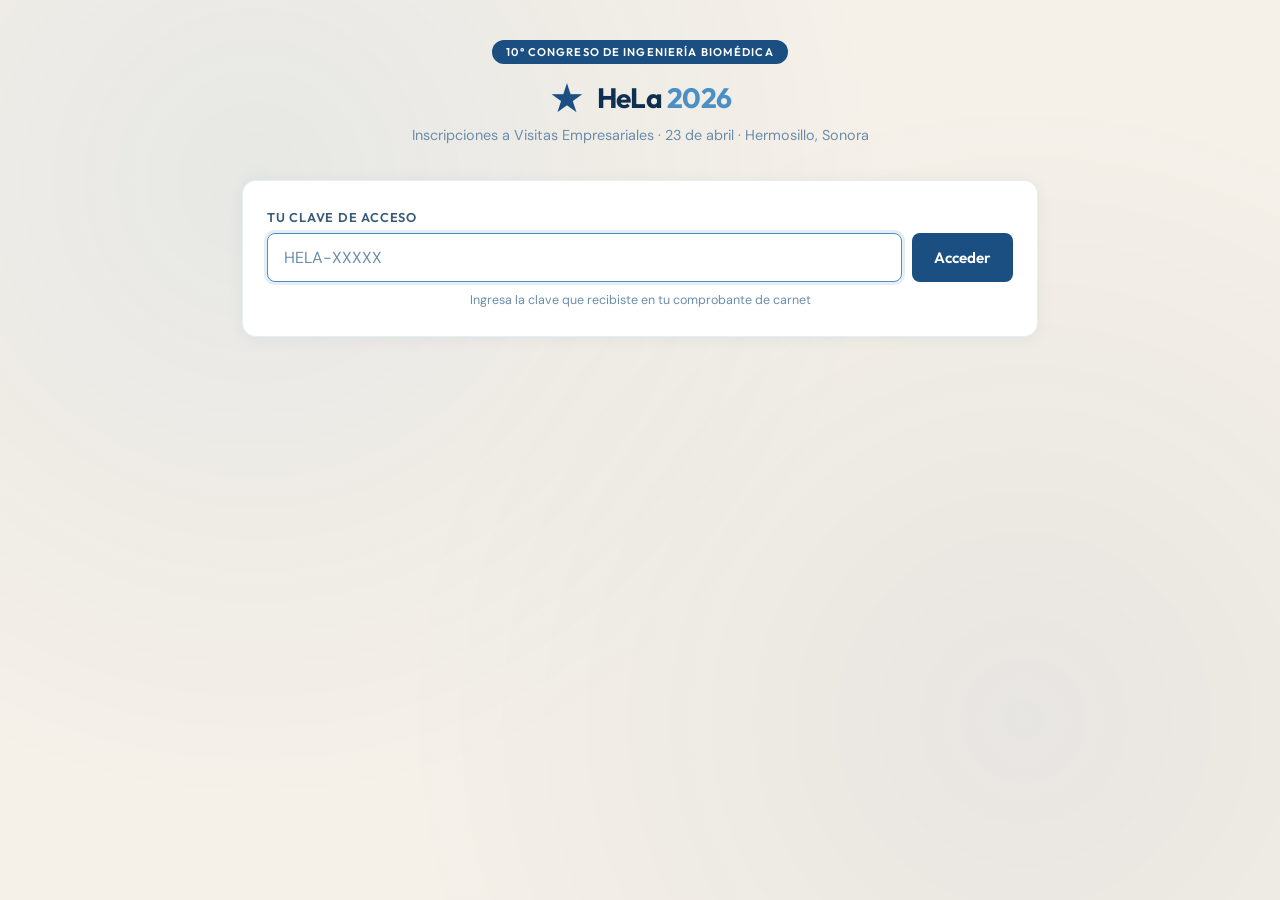
<file: indexv.html>
<!DOCTYPE html>
<html lang="es">
<head>
<meta charset="UTF-8">
<meta name="viewport" content="width=device-width, initial-scale=1.0">
<title>Visitas Empresariales — Congreso HeLa 2026</title>
<link rel="preconnect" href="https://fonts.googleapis.com">
<link href="https://fonts.googleapis.com/css2?family=Outfit:wght@400;500;600;700&family=DM+Sans:wght@400;500&display=swap" rel="stylesheet">
<style>
*,*::before,*::after{box-sizing:border-box;margin:0;padding:0}
:root{
  --cream:#F5F0E8;--cream-dark:#EDE7D9;--blue-light:#C8DCF0;
  --blue-mid:#4A90C4;--blue-strong:#1B4F82;--blue-deep:#0F2F50;
  --green-soft:#C8E6C9;--green-mid:#4CAF50;
  --text-dark:#0F2F50;--text-mid:#3A5A78;--text-muted:#6B8DAA;
  --error:#C0392B;--error-bg:#FDEDEC;--radius:14px;--radius-sm:8px;
}
body{font-family:'DM Sans',sans-serif;background:var(--cream);color:var(--text-dark);min-height:100vh;}
body::before{content:'';position:fixed;inset:0;background-image:radial-gradient(circle at 20% 20%,rgba(74,144,196,.08) 0%,transparent 50%),radial-gradient(circle at 80% 80%,rgba(27,79,130,.06) 0%,transparent 50%);pointer-events:none;z-index:0;}
.container{max-width:660px;margin:0 auto;padding:28px 16px 48px;position:relative;z-index:1;}
@media(min-width:768px){.container{max-width:860px;padding:40px 32px 64px}}
.header{text-align:center;margin-bottom:36px;animation:slideDown .5s ease both}
.header-badge{display:inline-block;background:var(--blue-strong);color:white;font-family:'Outfit',sans-serif;font-size:.7rem;font-weight:600;letter-spacing:.1em;text-transform:uppercase;padding:5px 14px;border-radius:99px;margin-bottom:14px;}
.header h1{font-family:'Outfit',sans-serif;font-size:1.75rem;font-weight:700;color:var(--blue-deep);letter-spacing:-.02em;line-height:1.2;}
.header h1 span{color:var(--blue-mid)}
.header p{color:var(--text-muted);font-size:.9rem;margin-top:6px}
.card{background:white;border-radius:var(--radius);border:1px solid rgba(74,144,196,.15);padding:28px 24px;box-shadow:0 2px 16px rgba(15,47,80,.06);animation:fadeUp .4s ease both;}
.screen{display:none}.screen.active{display:block}
@keyframes fadeUp{from{opacity:0;transform:translateY(16px)}to{opacity:1;transform:translateY(0)}}
@keyframes slideDown{from{opacity:0;transform:translateY(-12px)}to{opacity:1;transform:translateY(0)}}
@keyframes popIn{from{opacity:0;transform:scale(.4)}to{opacity:1;transform:scale(1)}}
@keyframes spin{to{transform:rotate(360deg)}}
.field-label{font-family:'Outfit',sans-serif;font-size:.8rem;font-weight:600;letter-spacing:.06em;text-transform:uppercase;color:var(--text-mid);display:block;margin-bottom:8px;}
.input-wrap{display:flex;gap:10px;margin-bottom:4px}
.clave-input{flex:1;padding:13px 16px;border:1.5px solid var(--blue-light);border-radius:var(--radius-sm);font-family:'DM Sans',sans-serif;font-size:1rem;color:var(--text-dark);background:var(--cream);outline:none;transition:border-color .2s,box-shadow .2s;letter-spacing:.05em;}
.clave-input:focus{border-color:var(--blue-mid);box-shadow:0 0 0 3px rgba(74,144,196,.15);background:white;}
.clave-input::placeholder{color:var(--text-muted);letter-spacing:normal}
.btn{padding:13px 22px;border:none;border-radius:var(--radius-sm);font-family:'Outfit',sans-serif;font-size:.95rem;font-weight:600;cursor:pointer;transition:all .2s;display:inline-flex;align-items:center;justify-content:center;gap:8px;white-space:nowrap;}
.btn-primary{background:var(--blue-strong);color:white}
.btn-primary:hover{background:var(--blue-deep);transform:translateY(-1px);box-shadow:0 4px 12px rgba(27,79,130,.25)}
.btn-outline{background:transparent;border:1.5px solid var(--blue-light);color:var(--text-mid)}
.btn-outline:hover{background:var(--cream);border-color:var(--blue-mid)}
.btn-success{background:var(--green-mid);color:white}
.btn-success:hover{background:#43A047;transform:translateY(-1px);box-shadow:0 4px 12px rgba(76,175,80,.3)}
.btn-block{width:100%}
.btn-disabled{background:var(--cream-dark);color:var(--text-muted);cursor:not-allowed;border:1.5px dashed #ccc}
.spinner{width:18px;height:18px;border:2.5px solid rgba(255,255,255,.35);border-top-color:white;border-radius:50%;animation:spin .6s linear infinite;display:inline-block;flex-shrink:0;}
.spinner-blue{border-color:rgba(74,144,196,.2);border-top-color:var(--blue-mid)}
.loading-center{display:flex;flex-direction:column;align-items:center;gap:12px;padding:32px 0;}
.loading-center p{color:var(--text-muted);font-size:.9rem}
.alert{border-radius:var(--radius-sm);padding:14px 16px;margin-top:14px;font-size:.9rem;display:none}
.alert-error{background:var(--error-bg);border:1px solid #F5B7B1;color:var(--error)}
.alert-error p{font-weight:500;margin-bottom:10px}
.alert-success{background:#EBF5FB;border:1px solid var(--blue-light);color:var(--blue-strong);text-align:center}
.alert-success .check-icon{font-size:1.6rem;margin-bottom:6px}
.alert-success strong{display:block;margin-top:4px}
.greeting{font-family:'Outfit',sans-serif;font-size:1.25rem;font-weight:700;color:var(--blue-deep);margin-bottom:6px;}
.greeting-sub{font-size:.88rem;color:var(--text-muted);margin-bottom:22px}
.grid{display:grid;grid-template-columns:1fr 1fr;gap:12px}
@media(min-width:600px){.grid{grid-template-columns:repeat(3,1fr);gap:14px}}
.taller-card{background:var(--cream);border:1.5px solid var(--blue-light);border-radius:var(--radius);padding:16px;display:flex;flex-direction:column;gap:10px;transition:box-shadow .2s,transform .2s,border-color .2s;}
.taller-card:hover{box-shadow:0 4px 16px rgba(15,47,80,.1);transform:translateY(-2px);border-color:var(--blue-mid);}
.taller-card.lleno{opacity:.6;background:white;border-style:dashed}
.taller-card.lleno:hover{transform:none;box-shadow:none}
.taller-name{font-family:'Outfit',sans-serif;font-weight:600;font-size:.9rem;color:var(--blue-deep);line-height:1.3}
.taller-slots{font-size:.78rem;color:var(--text-muted)}.taller-slots strong{color:var(--text-mid)}
.progress-track{height:5px;background:var(--blue-light);border-radius:3px;overflow:hidden}
.progress-bar{height:100%;background:var(--blue-mid);border-radius:3px;transition:width .5s ease}
.progress-bar.casi-lleno{background:#E67E22}.progress-bar.lleno-bar{background:#C0392B}
.taller-card .btn{padding:9px 12px;font-size:.82rem;margin-top:auto}
.modal-overlay{position:fixed;inset:0;background:rgba(15,47,80,.45);display:none;align-items:center;justify-content:center;z-index:100;padding:16px;}
.modal-overlay.active{display:flex}
.modal{background:white;border-radius:var(--radius);padding:28px 24px;max-width:400px;width:100%;box-shadow:0 20px 60px rgba(15,47,80,.2);animation:fadeUp .25s ease;text-align:center;}
.modal-icon{font-size:2.2rem;margin-bottom:10px}
.modal h3{font-family:'Outfit',sans-serif;font-size:1.1rem;font-weight:700;color:var(--blue-deep);margin-bottom:8px}
.modal p{color:var(--text-muted);font-size:.9rem;margin-bottom:22px;line-height:1.5}
.modal p strong{color:var(--blue-strong)}
.modal-actions{display:flex;gap:10px}.modal-actions .btn{flex:1}
.success-screen{text-align:center;padding:32px 0 16px}
.success-anim{width:72px;height:72px;background:var(--green-soft);border-radius:50%;display:flex;align-items:center;justify-content:center;margin:0 auto 20px;font-size:2rem;animation:popIn .5s cubic-bezier(.34,1.56,.64,1) both;}
.success-screen h2{font-family:'Outfit',sans-serif;font-size:1.4rem;font-weight:700;color:var(--blue-deep);margin-bottom:8px}
.success-taller{display:inline-block;background:var(--blue-light);color:var(--blue-strong);font-family:'Outfit',sans-serif;font-weight:700;font-size:1rem;padding:8px 20px;border-radius:99px;margin-bottom:14px;}
.success-msg{color:var(--text-muted);font-size:.9rem;line-height:1.6}
.hint{font-size:.78rem;color:var(--text-muted);text-align:center;margin-top:10px}
</style>
</head>
<body>
<div class="container">

  <div class="header">
    <div class="header-badge">10° Congreso de Ingeniería Biomédica</div>
    <div style="display:flex;align-items:center;justify-content:center;margin-bottom:8px;">
      <span style="color:#1B4F82;font-size:2.5rem;margin-right:12px;line-height:1;">★</span>
      <h1 style="margin:0;font-family:'Outfit',sans-serif;font-size:1.75rem;font-weight:700;color:#0F2F50;letter-spacing:-.02em;">HeLa <span style="color:#4A90C4;">2026</span></h1>
    </div>
    <p>Inscripciones a Visitas Empresariales &middot; 23 de abril &middot; Hermosillo, Sonora</p>
  </div>

  <!-- PANTALLA 1: Clave -->
  <div id="screen-clave" class="screen active">
    <div class="card">
      <label class="field-label" for="input-clave">Tu clave de acceso</label>
      <div class="input-wrap">
        <input type="text" id="input-clave" class="clave-input" placeholder="HELA-XXXXX"
          autocomplete="off" autocapitalize="characters" spellcheck="false" autofocus>
        <button class="btn btn-primary" id="btn-acceder">Acceder</button>
      </div>
      <p class="hint">Ingresa la clave que recibiste en tu comprobante de carnet</p>
      <div id="loading-clave" class="loading-center" style="display:none">
        <div class="spinner spinner-blue"></div>
        <p>Verificando clave…</p>
      </div>
      <div id="error-clave" class="alert alert-error">
        <p>Clave no encontrada. Verifica que la hayas escrito correctamente.</p>
        <button class="btn btn-outline" onclick="reintentar()">Intentar de nuevo</button>
      </div>
      <div id="ya-inscrito" class="alert alert-success">
        <div class="check-icon">&#9989;</div>
        <p>Ya tienes lugar reservado en:</p>
        <strong id="taller-ya" style="font-family:'Outfit',sans-serif;font-size:1rem;color:var(--blue-strong)"></strong>
        <p style="margin-top:8px;font-size:.82rem;color:var(--text-muted)">¿Dudas? congresohela@gmail.com</p>
      </div>
    </div>
  </div>

  <!-- PANTALLA 2: Selección de visita -->
  <div id="screen-talleres" class="screen">
    <div class="card" style="margin-bottom:16px">
      <p class="greeting" id="saludo"></p>
      <p class="greeting-sub">Selecciona tu Visita Empresarial de tu preferencia. Una vez confirmada no podrás cambiarla.</p>
    </div>
    <div id="loading-talleres" class="loading-center">
      <div class="spinner spinner-blue"></div>
      <p>Cargando visitas disponibles…</p>
    </div>
    <div class="grid" id="grid-talleres"></div>
  </div>

  <!-- PANTALLA 3: Éxito -->
  <div id="screen-exito" class="screen">
    <div class="card">
      <div class="success-screen">
        <div class="success-anim">&#10003;</div>
        <h2>¡Inscripción exitosa!</h2>
        <div class="success-taller" id="exito-taller"></div>
        <p class="success-msg">
          Tu lugar ha sido reservado.<br>
          Recibirás más detalles sobre la visita durante el congreso.<br><br>
          <span style="font-size:.82rem">¿Dudas? <a href="mailto:congresohela@gmail.com" style="color:var(--blue-mid)">congresohela@gmail.com</a></span>
        </p>
      </div>
    </div>
  </div>

</div><!-- /container -->

<!-- MODAL -->
<div class="modal-overlay" id="modal">
  <div class="modal">
    <div class="modal-icon">&#128278;</div>
    <h3>Confirmar inscripción</h3>
    <p>¿Confirmas tu lugar en<br><strong id="modal-taller"></strong>?<br>
    <span style="font-size:.82rem;margin-top:4px;display:block">Esta acción no se puede deshacer.</span></p>
    <div class="modal-actions">
      <button class="btn btn-outline" onclick="cerrarModal()">Cancelar</button>
      <button class="btn btn-success" id="btn-confirmar" onclick="confirmarInscripcion()">Sí, confirmar</button>
    </div>
  </div>
</div>

<script>
/* ============================================================
   HeLa 2026 — API Client
   ============================================================ */
const APPS_SCRIPT_URL = 'https://script.google.com/macros/s/AKfycbz4X1KTxW9GkHouJarmQme3JMwuNJc4SBtS1um8oSlKPic53-gi864JPfQRrU1-hVMXog/exec';

async function apiCall(params) {
  const url = new URL(APPS_SCRIPT_URL);
  Object.entries(params).forEach(([k, v]) => url.searchParams.set(k, v));
  const resp = await fetch(url.toString(), { method: 'GET', redirect: 'follow' });
  if (!resp.ok) throw new Error('HTTP ' + resp.status);
  return resp.json();
}

async function api_verificarClave(clave, modo) {
  return apiCall({ accion: 'verificar', clave, modo });
}
async function api_obtenerCupos(modo) {
  return apiCall({ accion: 'cupos', modo });
}
async function api_inscribir(clave, taller, nombre, telefono, modo) {
  return apiCall({ accion: 'inscribir', clave, taller, nombre, telefono, modo });
}

/* ============================================================
   HeLa 2026 — UI Logic (modo: visitas)
   ============================================================ */
var claveActual        = '';
var nombreActual       = '';
var telefonoActual     = '';
var tallerSeleccionado = '';
var __modo             = 'visitas';

/* ── Helpers ── */
function escapeHtml(str) {
  return String(str)
    .replace(/&/g,'&amp;').replace(/</g,'&lt;')
    .replace(/>/g,'&gt;').replace(/"/g,'&quot;');
}
function escapeSingle(str) {
  return String(str).replace(/\\/g,'\\\\').replace(/'/g,"\\'");
}

function showScreen(id) {
  document.querySelectorAll('.screen').forEach(function(s) { s.classList.remove('active'); });
  document.getElementById(id).classList.add('active');
}

function setLoading(loading) {
  document.getElementById('btn-acceder').style.display = loading ? 'none' : '';
  document.getElementById('input-clave').disabled = loading;
  document.getElementById('loading-clave').style.display = loading ? 'flex' : 'none';
}

/* ── Verificar clave ── */
async function verificarClave() {
  var clave = document.getElementById('input-clave').value.trim().toUpperCase();
  if (!clave) { document.getElementById('input-clave').focus(); return; }

  claveActual = clave;
  document.getElementById('error-clave').style.display = 'none';
  document.getElementById('ya-inscrito').style.display  = 'none';
  setLoading(true);

  try {
    var data = await api_verificarClave(clave, __modo);
    setLoading(false);

    if (!data || data.msg === 'clave_invalida' || data.error) {
      document.getElementById('error-clave').style.display = 'block';
    } else if (data.msg === 'ya_inscrito') {
      document.getElementById('taller-ya').textContent = data.taller || '';
      document.getElementById('ya-inscrito').style.display = 'block';
    } else if (data.ok) {
      nombreActual   = data.nombre   || '';
      telefonoActual = data.telefono || '';
      document.getElementById('saludo').textContent = '¡Hola, ' + nombreActual + '!';
      showScreen('screen-talleres');
      cargarOpciones();
    }
  } catch (err) {
    setLoading(false);
    document.getElementById('error-clave').style.display = 'block';
    console.error('verificarClave error:', err);
  }
}

function reintentar() {
  document.getElementById('error-clave').style.display = 'none';
  document.getElementById('ya-inscrito').style.display  = 'none';
  setLoading(false);
  var input = document.getElementById('input-clave');
  input.value = '';
  input.focus();
}

/* ── Cargar opciones ── */
async function cargarOpciones() {
  var grid    = document.getElementById('grid-talleres');
  var loading = document.getElementById('loading-talleres');
  grid.innerHTML = '';
  loading.style.display = 'flex';

  try {
    var opciones = await api_obtenerCupos(__modo);
    loading.style.display = 'none';

    if (!opciones || !opciones.length) {
      grid.innerHTML = '<p style="color:var(--text-muted);font-size:.9rem">No hay visitas disponibles.</p>';
      return;
    }

    opciones.forEach(function(t, i) {
      var libres   = typeof t.libres !== 'undefined' ? t.libres : (t.cupo - t.ocupados);
      var total    = t.cupo    || 0;
      var ocupados = t.ocupados || 0;
      var pct      = total > 0 ? Math.round((ocupados / total) * 100) : 100;
      var hayCupo  = libres > 0;
      var barClass = 'progress-bar' + (pct >= 100 ? ' lleno-bar' : pct >= 70 ? ' casi-lleno' : '');

      var card = document.createElement('div');
      card.className = 'taller-card' + (hayCupo ? '' : ' lleno');
      card.style.animation = 'fadeUp .4s ease ' + (i * 0.05) + 's both';
      card.innerHTML =
        '<div class="taller-name">'  + escapeHtml(t.nombre) + '</div>' +
        '<div class="taller-slots"><strong>' + libres + '</strong> de ' + total + ' lugares</div>' +
        '<div class="progress-track"><div class="' + barClass + '" style="width:' + pct + '%"></div></div>' +
        (hayCupo
          ? '<button class="btn btn-success" onclick="abrirModal(\'' + escapeSingle(t.nombre) + '\')">Seleccionar</button>'
          : '<button class="btn btn-disabled" disabled>Sin cupo</button>');

      grid.appendChild(card);
    });

  } catch (err) {
    loading.innerHTML = '<p style="color:var(--error);font-size:.9rem">Error al cargar visitas. Recarga la página.</p>';
    console.error('cargarOpciones error:', err);
  }
}

/* ── Modal ── */
function abrirModal(nombre) {
  tallerSeleccionado = nombre;
  document.getElementById('modal-taller').textContent = nombre;
  document.getElementById('modal').classList.add('active');
}

function cerrarModal() {
  document.getElementById('modal').classList.remove('active');
}

/* ── Confirmar inscripción ── */
async function confirmarInscripcion() {
  var btn = document.getElementById('btn-confirmar');
  btn.disabled = true;
  btn.innerHTML = '<div class="spinner"></div> Registrando…';

  try {
    var data = await api_inscribir(claveActual, tallerSeleccionado, nombreActual, telefonoActual, __modo);
    cerrarModal();
    btn.disabled = false;
    btn.innerHTML = 'Sí, confirmar';

    if (data.msg === 'sin_cupo') {
      alert('Esta visita ya no tiene cupo. Por favor elige otra.');
      cargarOpciones();
    } else if (data.msg === 'ya_inscrito' || !data.ok) {
      alert('Hubo un problema al registrarte. Intenta de nuevo.');
    } else {
      document.getElementById('exito-taller').textContent = tallerSeleccionado;
      showScreen('screen-exito');
    }
  } catch (err) {
    cerrarModal();
    btn.disabled = false;
    btn.innerHTML = 'Sí, confirmar';
    alert('Error de conexión. Intenta de nuevo.');
    console.error('confirmarInscripcion error:', err);
  }
}

/* ── Init ── */
document.getElementById('btn-acceder').addEventListener('click', verificarClave);
document.getElementById('input-clave').addEventListener('keydown', function(e) {
  if (e.key === 'Enter') verificarClave();
});
</script>
</body>
</html>
</file>
